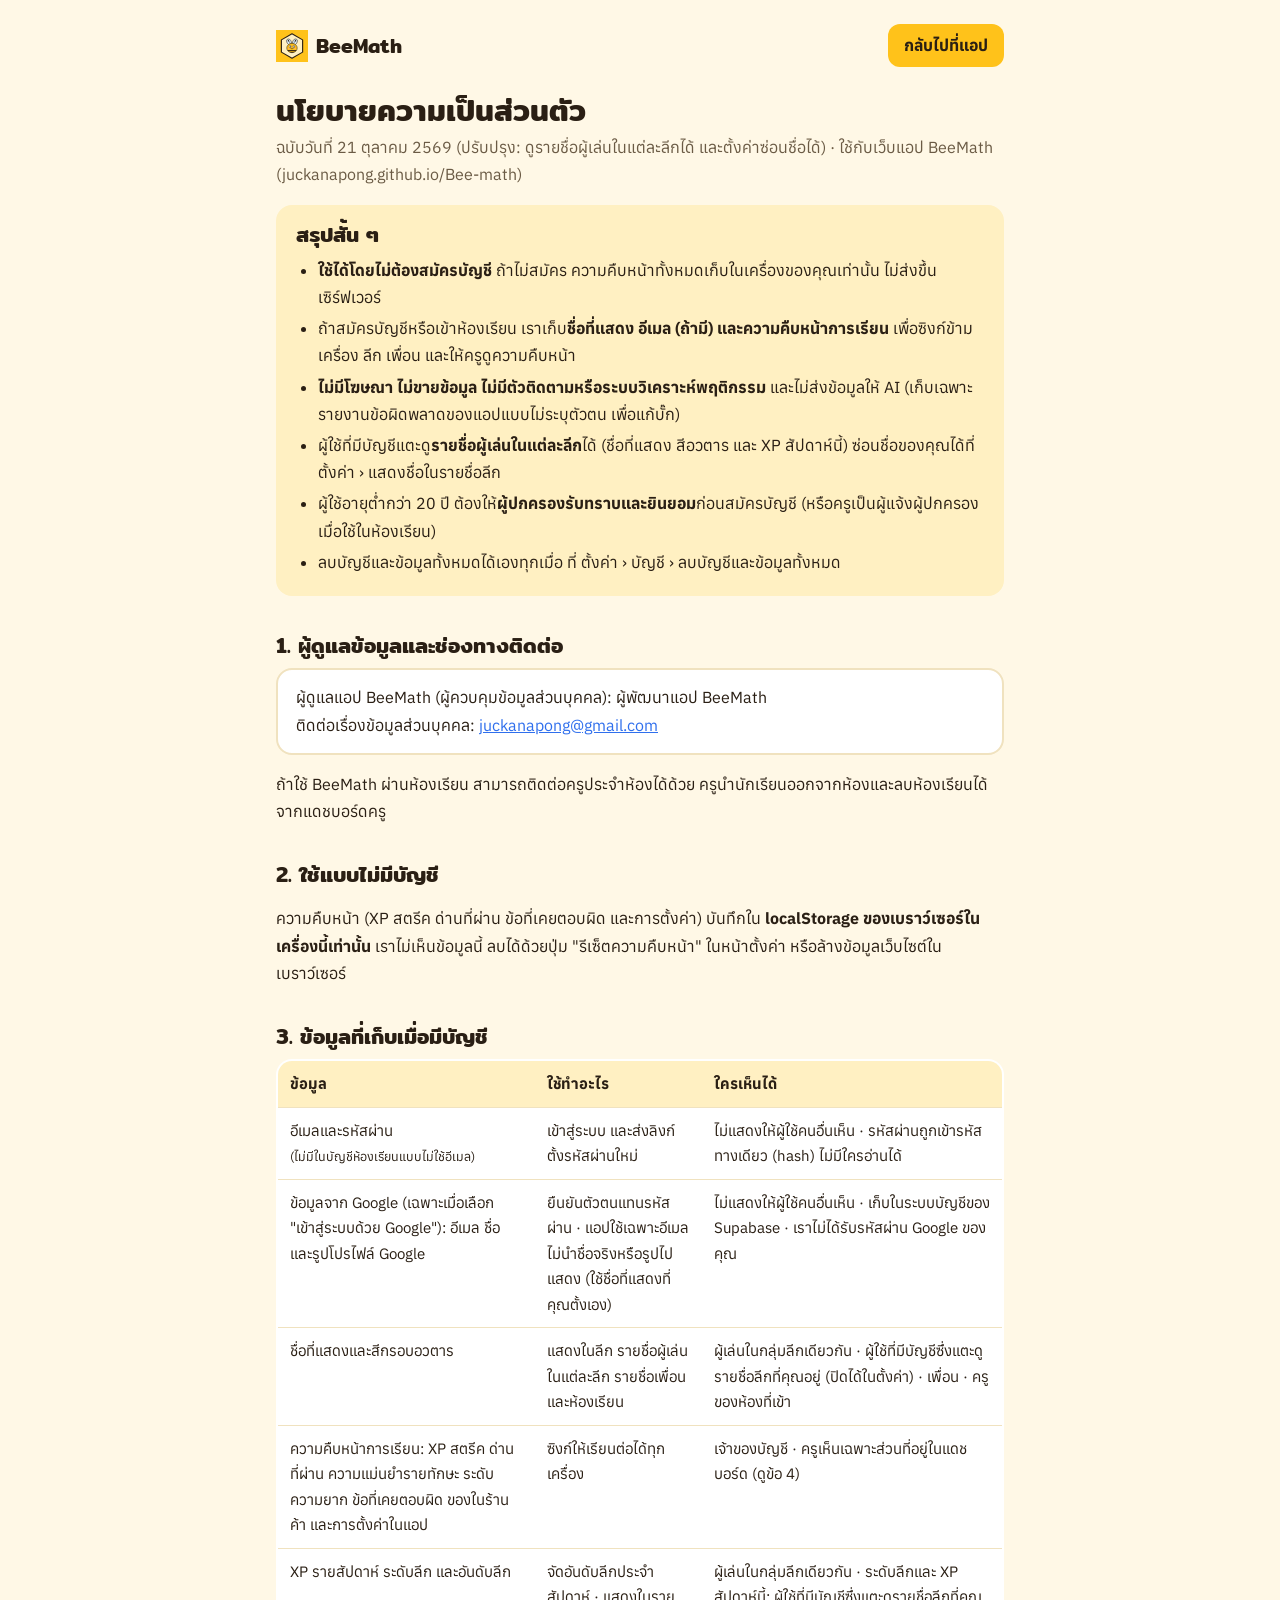
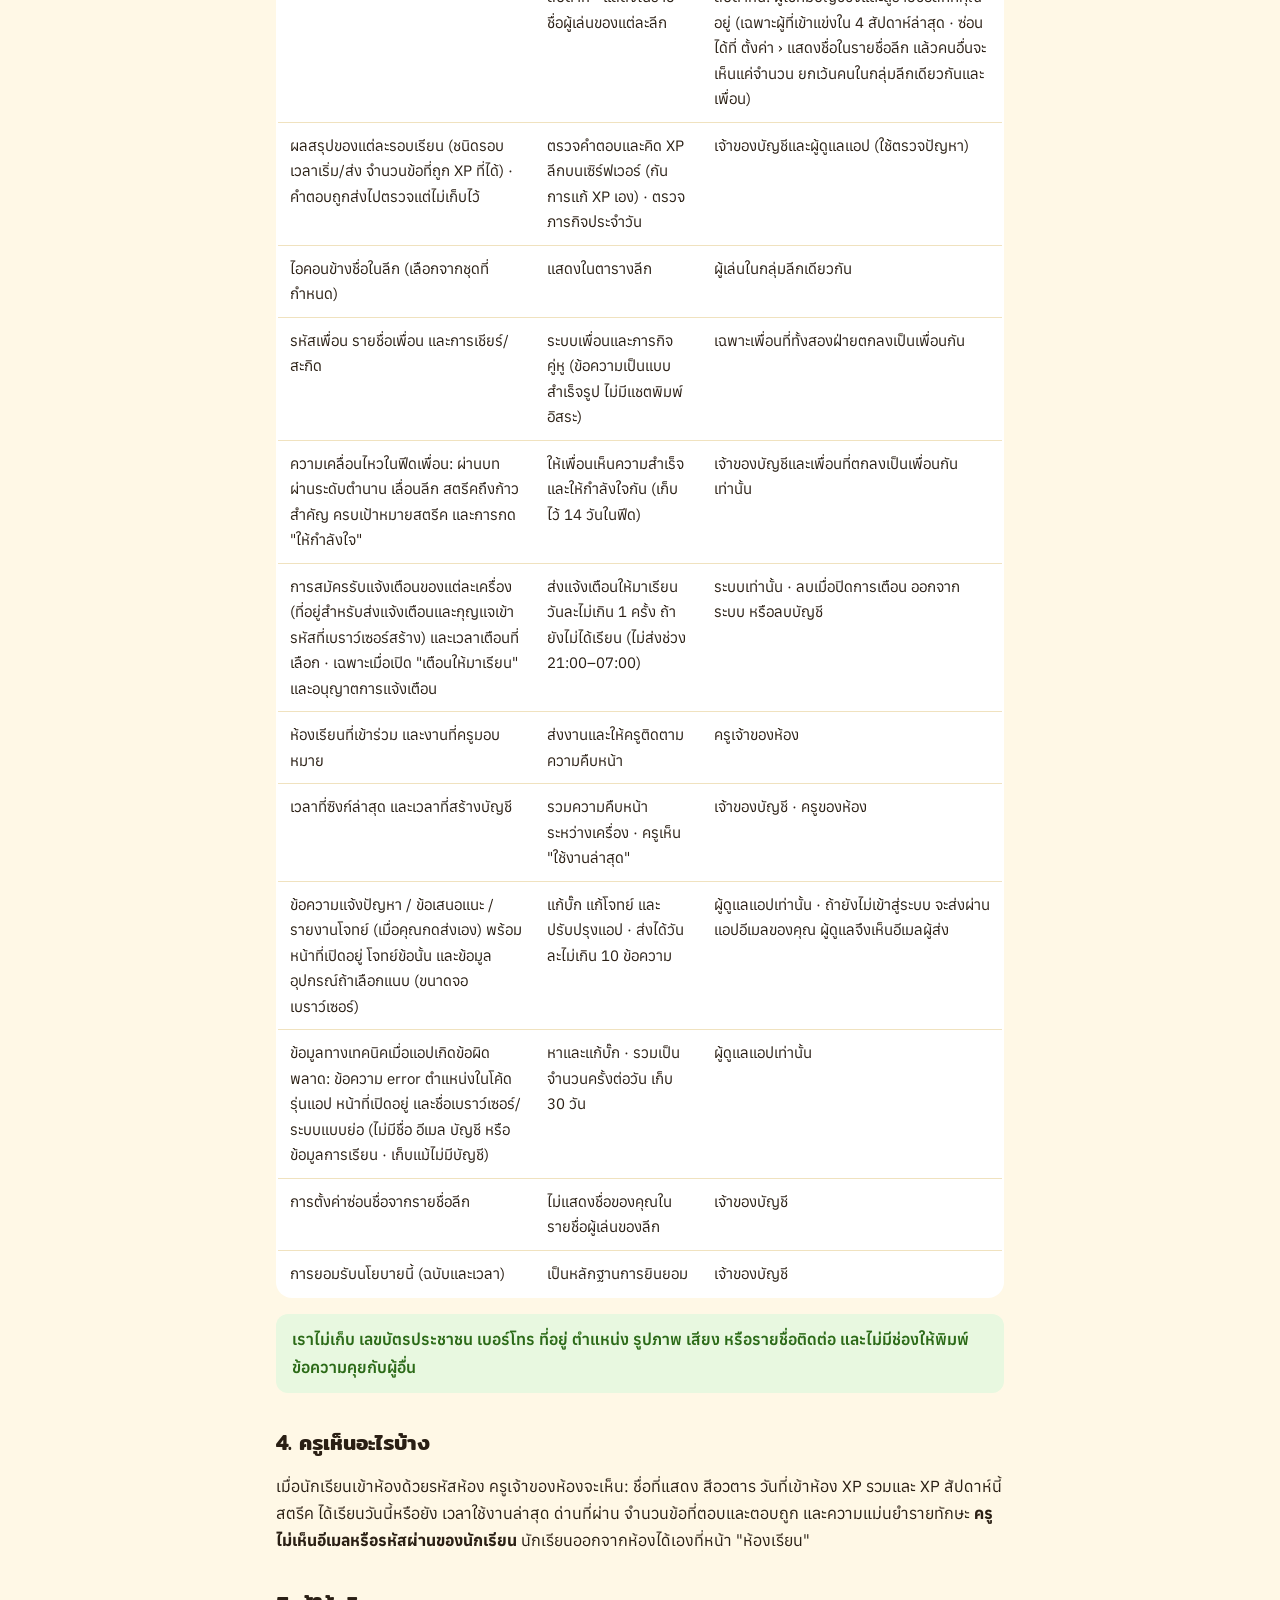
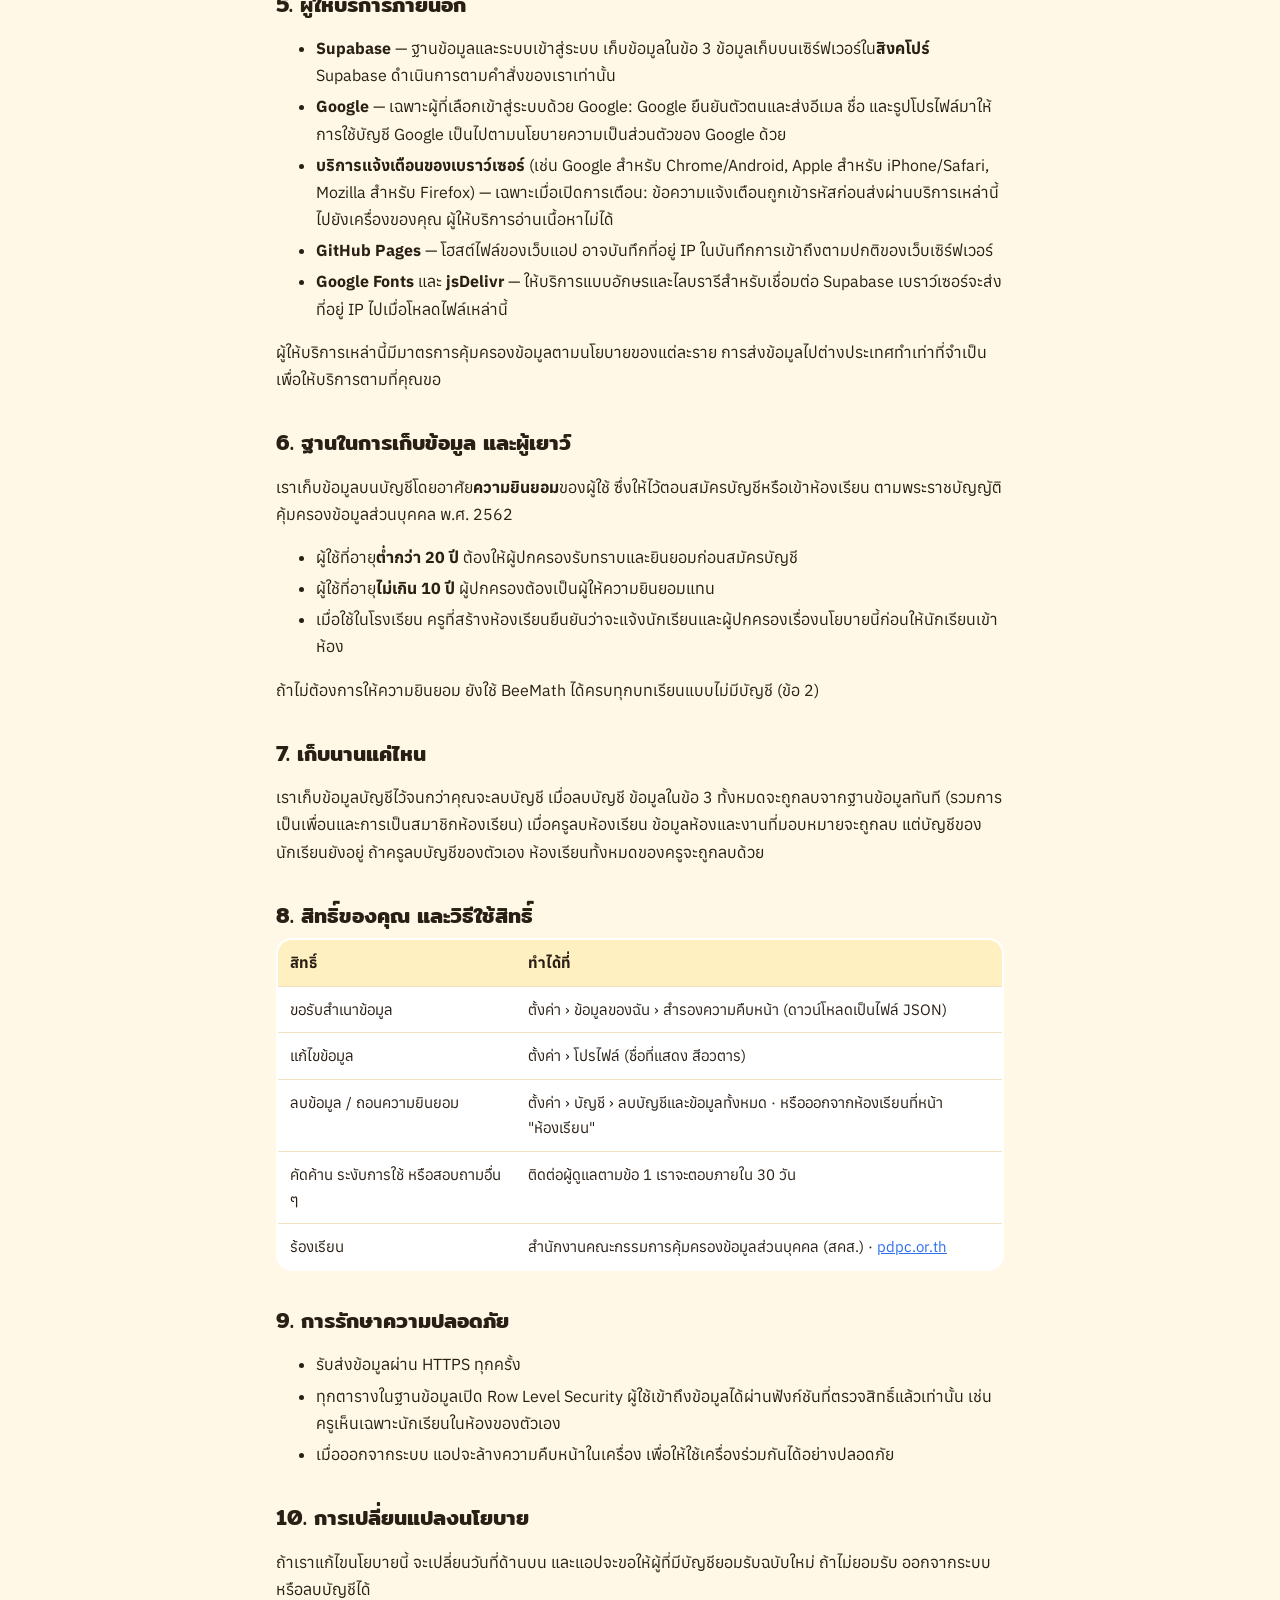
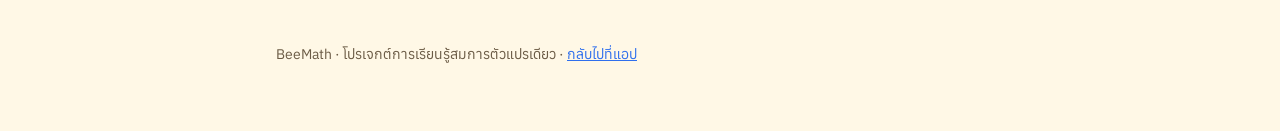
<file: privacy.html>
<!doctype html>
<html lang="th">
<head>
<meta charset="utf-8">
<meta name="viewport" content="width=device-width, initial-scale=1">
<meta property="og:title" content="นโยบายความเป็นส่วนตัว · BeeMath">
  <meta property="og:image" content="https://juckanapong.github.io/Bee-math/icons/og.png">
  <title>นโยบายความเป็นส่วนตัว · BeeMath</title>
<meta name="theme-color" content="#FFC21A">
<link rel="icon" href="icons/icon.svg" type="image/svg+xml">
<link href="https://fonts.googleapis.com/css2?family=Mitr:wght@500;600&family=Anuphan:wght@400;500;600;700&display=swap" rel="stylesheet">
<style>
  :root { --bg: #FFF8E6; --card: #FFFFFF; --honey: #FFC21A; --honey-soft: #FFF0C2; --honey-text: #7A4E00; --ink: #2A1F14; --ink-2: #6B5B45; --line: #F0E2BF; --blue: #2F6FED; --green-soft: #E8F8E0; --green-text: #2B6A17; }
  * { box-sizing: border-box; }
  body { margin: 0; background: var(--bg); color: var(--ink); font: 400 16px/1.7 'Anuphan', system-ui, sans-serif; }
  main { max-width: 760px; margin: 0 auto; padding: 24px 16px 64px; }
  .top { display: flex; align-items: center; justify-content: space-between; gap: 12px; margin-bottom: 8px; }
  .brand { display: flex; align-items: center; gap: 8px; font: 600 20px 'Mitr', sans-serif; color: var(--ink); text-decoration: none; }
  .brand img { width: 32px; height: 32px; }
  .back { padding: 8px 16px; border-radius: 12px; background: var(--honey); color: var(--ink); font-weight: 700; text-decoration: none; white-space: nowrap; }
  h1 { font: 600 30px/1.3 'Mitr', sans-serif; margin: 24px 0 4px; }
  h2 { font: 600 21px/1.35 'Mitr', sans-serif; margin: 36px 0 8px; }
  .meta { color: var(--ink-2); margin: 0 0 16px; }
  .summary { padding: 16px 20px; background: var(--honey-soft); border-radius: 16px; }
  .summary h2 { margin-top: 0; }
  .summary ul { margin: 0; padding-left: 22px; }
  .box { padding: 14px 18px; background: var(--card); border: 2px solid var(--line); border-radius: 16px; }
  .note { padding: 12px 16px; background: var(--green-soft); color: var(--green-text); border-radius: 12px; font-weight: 600; }
  .table-wrap { overflow-x: auto; }
  table { width: 100%; min-width: 560px; border-collapse: collapse; background: var(--card); border: 2px solid var(--line); border-radius: 16px; overflow: hidden; font-size: 15px; }
  th, td { padding: 10px 12px; text-align: left; vertical-align: top; border-bottom: 1px solid var(--line); }
  th { background: var(--honey-soft); font-weight: 700; }
  tr:last-child td { border-bottom: 0; }
  a { color: var(--blue); }
  li { margin: 4px 0; }
  footer { margin-top: 40px; color: var(--ink-2); font-size: 14px; }
  @media (max-width: 600px) {
    table { min-width: 0; border: 0; background: none; }
    thead { display: none; }
    tr { display: block; margin-bottom: 10px; background: var(--card); border: 2px solid var(--line); border-radius: 14px; }
    td { display: block; padding: 6px 14px; border: 0; }
    td:first-child { padding-top: 12px; font-weight: 700; }
    td:last-child { padding-bottom: 12px; }
    td[data-label]:not(:first-child)::before { content: attr(data-label); display: block; font-size: 13px; font-weight: 700; color: var(--honey-text); }
  }
  @media print { .back { display: none; } body { background: #fff; } }
</style>
</head>
<body>
<main>
  <div class="top">
    <a class="brand" href="./"><img src="icons/icon.svg" alt="">BeeMath</a>
    <a class="back" href="./">กลับไปที่แอป</a>
  </div>

  <h1>นโยบายความเป็นส่วนตัว</h1>
  <p class="meta">ฉบับวันที่ 21 ตุลาคม 2569 (ปรับปรุง: ดูรายชื่อผู้เล่นในแต่ละลีกได้ และตั้งค่าซ่อนชื่อได้) · ใช้กับเว็บแอป BeeMath (juckanapong.github.io/Bee-math)</p>

  <section class="summary">
    <h2>สรุปสั้น ๆ</h2>
    <ul>
      <li><b>ใช้ได้โดยไม่ต้องสมัครบัญชี</b> ถ้าไม่สมัคร ความคืบหน้าทั้งหมดเก็บในเครื่องของคุณเท่านั้น ไม่ส่งขึ้นเซิร์ฟเวอร์</li>
      <li>ถ้าสมัครบัญชีหรือเข้าห้องเรียน เราเก็บ<b>ชื่อที่แสดง อีเมล (ถ้ามี) และความคืบหน้าการเรียน</b> เพื่อซิงก์ข้ามเครื่อง ลีก เพื่อน และให้ครูดูความคืบหน้า</li>
      <li><b>ไม่มีโฆษณา ไม่ขายข้อมูล ไม่มีตัวติดตามหรือระบบวิเคราะห์พฤติกรรม</b> และไม่ส่งข้อมูลให้ AI (เก็บเฉพาะรายงานข้อผิดพลาดของแอปแบบไม่ระบุตัวตน เพื่อแก้บั๊ก)</li>
      <li>ผู้ใช้ที่มีบัญชีแตะดู<b>รายชื่อผู้เล่นในแต่ละลีก</b>ได้ (ชื่อที่แสดง สีอวตาร และ XP สัปดาห์นี้) ซ่อนชื่อของคุณได้ที่ ตั้งค่า › แสดงชื่อในรายชื่อลีก</li>
      <li>ผู้ใช้อายุต่ำกว่า 20 ปี ต้องให้<b>ผู้ปกครองรับทราบและยินยอม</b>ก่อนสมัครบัญชี (หรือครูเป็นผู้แจ้งผู้ปกครองเมื่อใช้ในห้องเรียน)</li>
      <li>ลบบัญชีและข้อมูลทั้งหมดได้เองทุกเมื่อ ที่ ตั้งค่า › บัญชี › ลบบัญชีและข้อมูลทั้งหมด</li>
    </ul>
  </section>

  <h2>1. ผู้ดูแลข้อมูลและช่องทางติดต่อ</h2>
  <div class="box">
    <p style="margin:0">ผู้ดูแลแอป BeeMath (ผู้ควบคุมข้อมูลส่วนบุคคล): ผู้พัฒนาแอป BeeMath<br>
    ติดต่อเรื่องข้อมูลส่วนบุคคล: <a href="mailto:juckanapong@gmail.com">juckanapong@gmail.com</a></p>
  </div>
  <p>ถ้าใช้ BeeMath ผ่านห้องเรียน สามารถติดต่อครูประจำห้องได้ด้วย ครูนำนักเรียนออกจากห้องและลบห้องเรียนได้จากแดชบอร์ดครู</p>

  <h2>2. ใช้แบบไม่มีบัญชี</h2>
  <p>ความคืบหน้า (XP สตรีค ด่านที่ผ่าน ข้อที่เคยตอบผิด และการตั้งค่า) บันทึกใน <b>localStorage ของเบราว์เซอร์ในเครื่องนี้เท่านั้น</b> เราไม่เห็นข้อมูลนี้ ลบได้ด้วยปุ่ม "รีเซ็ตความคืบหน้า" ในหน้าตั้งค่า หรือล้างข้อมูลเว็บไซต์ในเบราว์เซอร์</p>

  <h2>3. ข้อมูลที่เก็บเมื่อมีบัญชี</h2>
  <div class="table-wrap"><table>
    <thead><tr><th>ข้อมูล</th><th>ใช้ทำอะไร</th><th>ใครเห็นได้</th></tr></thead>
    <tbody>
      <tr><td>อีเมลและรหัสผ่าน<br><small>(ไม่มีในบัญชีห้องเรียนแบบไม่ใช้อีเมล)</small></td><td>เข้าสู่ระบบ และส่งลิงก์ตั้งรหัสผ่านใหม่</td><td>ไม่แสดงให้ผู้ใช้คนอื่นเห็น · รหัสผ่านถูกเข้ารหัสทางเดียว (hash) ไม่มีใครอ่านได้</td></tr>
      <tr><td>ข้อมูลจาก Google (เฉพาะเมื่อเลือก "เข้าสู่ระบบด้วย Google"): อีเมล ชื่อ และรูปโปรไฟล์ Google</td><td>ยืนยันตัวตนแทนรหัสผ่าน · แอปใช้เฉพาะอีเมล ไม่นำชื่อจริงหรือรูปไปแสดง (ใช้ชื่อที่แสดงที่คุณตั้งเอง)</td><td>ไม่แสดงให้ผู้ใช้คนอื่นเห็น · เก็บในระบบบัญชีของ Supabase · เราไม่ได้รับรหัสผ่าน Google ของคุณ</td></tr>
      <tr><td>ชื่อที่แสดงและสีกรอบอวตาร</td><td>แสดงในลีก รายชื่อผู้เล่นในแต่ละลีก รายชื่อเพื่อน และห้องเรียน</td><td>ผู้เล่นในกลุ่มลีกเดียวกัน · ผู้ใช้ที่มีบัญชีซึ่งแตะดูรายชื่อลีกที่คุณอยู่ (ปิดได้ในตั้งค่า) · เพื่อน · ครูของห้องที่เข้า</td></tr>
      <tr><td>ความคืบหน้าการเรียน: XP สตรีค ด่านที่ผ่าน ความแม่นยำรายทักษะ ระดับความยาก ข้อที่เคยตอบผิด ของในร้านค้า และการตั้งค่าในแอป</td><td>ซิงก์ให้เรียนต่อได้ทุกเครื่อง</td><td>เจ้าของบัญชี · ครูเห็นเฉพาะส่วนที่อยู่ในแดชบอร์ด (ดูข้อ 4)</td></tr>
      <tr><td>XP รายสัปดาห์ ระดับลีก และอันดับลีก</td><td>จัดอันดับลีกประจำสัปดาห์ · แสดงในรายชื่อผู้เล่นของแต่ละลีก</td><td>ผู้เล่นในกลุ่มลีกเดียวกัน · ระดับลีกและ XP สัปดาห์นี้: ผู้ใช้ที่มีบัญชีซึ่งแตะดูรายชื่อลีกที่คุณอยู่ (เฉพาะผู้ที่เข้าแข่งใน 4 สัปดาห์ล่าสุด · ซ่อนได้ที่ ตั้งค่า › แสดงชื่อในรายชื่อลีก แล้วคนอื่นจะเห็นแค่จำนวน ยกเว้นคนในกลุ่มลีกเดียวกันและเพื่อน)</td></tr>
      <tr><td>ผลสรุปของแต่ละรอบเรียน (ชนิดรอบ เวลาเริ่ม/ส่ง จำนวนข้อที่ถูก XP ที่ได้) · คำตอบถูกส่งไปตรวจแต่ไม่เก็บไว้</td><td>ตรวจคำตอบและคิด XP ลีกบนเซิร์ฟเวอร์ (กันการแก้ XP เอง) · ตรวจภารกิจประจำวัน</td><td>เจ้าของบัญชีและผู้ดูแลแอป (ใช้ตรวจปัญหา)</td></tr>
      <tr><td>ไอคอนข้างชื่อในลีก (เลือกจากชุดที่กำหนด)</td><td>แสดงในตารางลีก</td><td>ผู้เล่นในกลุ่มลีกเดียวกัน</td></tr>
      <tr><td>รหัสเพื่อน รายชื่อเพื่อน และการเชียร์/สะกิด</td><td>ระบบเพื่อนและภารกิจคู่หู (ข้อความเป็นแบบสำเร็จรูป ไม่มีแชตพิมพ์อิสระ)</td><td>เฉพาะเพื่อนที่ทั้งสองฝ่ายตกลงเป็นเพื่อนกัน</td></tr>
      <tr><td>ความเคลื่อนไหวในฟีดเพื่อน: ผ่านบท ผ่านระดับตำนาน เลื่อนลีก สตรีคถึงก้าวสำคัญ ครบเป้าหมายสตรีค และการกด "ให้กำลังใจ"</td><td>ให้เพื่อนเห็นความสำเร็จและให้กำลังใจกัน (เก็บไว้ 14 วันในฟีด)</td><td>เจ้าของบัญชีและเพื่อนที่ตกลงเป็นเพื่อนกันเท่านั้น</td></tr>
      <tr><td>การสมัครรับแจ้งเตือนของแต่ละเครื่อง (ที่อยู่สำหรับส่งแจ้งเตือนและกุญแจเข้ารหัสที่เบราว์เซอร์สร้าง) และเวลาเตือนที่เลือก · เฉพาะเมื่อเปิด "เตือนให้มาเรียน" และอนุญาตการแจ้งเตือน</td><td>ส่งแจ้งเตือนให้มาเรียนวันละไม่เกิน 1 ครั้ง ถ้ายังไม่ได้เรียน (ไม่ส่งช่วง 21:00–07:00)</td><td>ระบบเท่านั้น · ลบเมื่อปิดการเตือน ออกจากระบบ หรือลบบัญชี</td></tr>
      <tr><td>ห้องเรียนที่เข้าร่วม และงานที่ครูมอบหมาย</td><td>ส่งงานและให้ครูติดตามความคืบหน้า</td><td>ครูเจ้าของห้อง</td></tr>
      <tr><td>เวลาที่ซิงก์ล่าสุด และเวลาที่สร้างบัญชี</td><td>รวมความคืบหน้าระหว่างเครื่อง · ครูเห็น "ใช้งานล่าสุด"</td><td>เจ้าของบัญชี · ครูของห้อง</td></tr>
      <tr><td>ข้อความแจ้งปัญหา / ข้อเสนอแนะ / รายงานโจทย์ (เมื่อคุณกดส่งเอง) พร้อมหน้าที่เปิดอยู่ โจทย์ข้อนั้น และข้อมูลอุปกรณ์ถ้าเลือกแนบ (ขนาดจอ เบราว์เซอร์)</td><td>แก้บั๊ก แก้โจทย์ และปรับปรุงแอป · ส่งได้วันละไม่เกิน 10 ข้อความ</td><td>ผู้ดูแลแอปเท่านั้น · ถ้ายังไม่เข้าสู่ระบบ จะส่งผ่านแอปอีเมลของคุณ ผู้ดูแลจึงเห็นอีเมลผู้ส่ง</td></tr>
      <tr><td>ข้อมูลทางเทคนิคเมื่อแอปเกิดข้อผิดพลาด: ข้อความ error ตำแหน่งในโค้ด รุ่นแอป หน้าที่เปิดอยู่ และชื่อเบราว์เซอร์/ระบบแบบย่อ (ไม่มีชื่อ อีเมล บัญชี หรือข้อมูลการเรียน · เก็บแม้ไม่มีบัญชี)</td><td>หาและแก้บั๊ก · รวมเป็นจำนวนครั้งต่อวัน เก็บ 30 วัน</td><td>ผู้ดูแลแอปเท่านั้น</td></tr>
      <tr><td>การตั้งค่าซ่อนชื่อจากรายชื่อลีก</td><td>ไม่แสดงชื่อของคุณในรายชื่อผู้เล่นของลีก</td><td>เจ้าของบัญชี</td></tr>
      <tr><td>การยอมรับนโยบายนี้ (ฉบับและเวลา)</td><td>เป็นหลักฐานการยินยอม</td><td>เจ้าของบัญชี</td></tr>
    </tbody>
  </table></div>
  <p class="note">เราไม่เก็บ เลขบัตรประชาชน เบอร์โทร ที่อยู่ ตำแหน่ง รูปภาพ เสียง หรือรายชื่อติดต่อ และไม่มีช่องให้พิมพ์ข้อความคุยกับผู้อื่น</p>

  <h2>4. ครูเห็นอะไรบ้าง</h2>
  <p>เมื่อนักเรียนเข้าห้องด้วยรหัสห้อง ครูเจ้าของห้องจะเห็น: ชื่อที่แสดง สีอวตาร วันที่เข้าห้อง XP รวมและ XP สัปดาห์นี้ สตรีค ได้เรียนวันนี้หรือยัง เวลาใช้งานล่าสุด ด่านที่ผ่าน จำนวนข้อที่ตอบและตอบถูก และความแม่นยำรายทักษะ <b>ครูไม่เห็นอีเมลหรือรหัสผ่านของนักเรียน</b> นักเรียนออกจากห้องได้เองที่หน้า "ห้องเรียน"</p>

  <h2>5. ผู้ให้บริการภายนอก</h2>
  <ul>
    <li><b>Supabase</b> — ฐานข้อมูลและระบบเข้าสู่ระบบ เก็บข้อมูลในข้อ 3 ข้อมูลเก็บบนเซิร์ฟเวอร์ใน<b>สิงคโปร์</b> Supabase ดำเนินการตามคำสั่งของเราเท่านั้น</li>
    <li><b>Google</b> — เฉพาะผู้ที่เลือกเข้าสู่ระบบด้วย Google: Google ยืนยันตัวตนและส่งอีเมล ชื่อ และรูปโปรไฟล์มาให้ การใช้บัญชี Google เป็นไปตามนโยบายความเป็นส่วนตัวของ Google ด้วย</li>
    <li><b>บริการแจ้งเตือนของเบราว์เซอร์</b> (เช่น Google สำหรับ Chrome/Android, Apple สำหรับ iPhone/Safari, Mozilla สำหรับ Firefox) — เฉพาะเมื่อเปิดการเตือน: ข้อความแจ้งเตือนถูกเข้ารหัสก่อนส่งผ่านบริการเหล่านี้ไปยังเครื่องของคุณ ผู้ให้บริการอ่านเนื้อหาไม่ได้</li>
    <li><b>GitHub Pages</b> — โฮสต์ไฟล์ของเว็บแอป อาจบันทึกที่อยู่ IP ในบันทึกการเข้าถึงตามปกติของเว็บเซิร์ฟเวอร์</li>
    <li><b>Google Fonts</b> และ <b>jsDelivr</b> — ให้บริการแบบอักษรและไลบรารีสำหรับเชื่อมต่อ Supabase เบราว์เซอร์จะส่งที่อยู่ IP ไปเมื่อโหลดไฟล์เหล่านี้</li>
  </ul>
  <p>ผู้ให้บริการเหล่านี้มีมาตรการคุ้มครองข้อมูลตามนโยบายของแต่ละราย การส่งข้อมูลไปต่างประเทศทำเท่าที่จำเป็นเพื่อให้บริการตามที่คุณขอ</p>

  <h2>6. ฐานในการเก็บข้อมูล และผู้เยาว์</h2>
  <p>เราเก็บข้อมูลบนบัญชีโดยอาศัย<b>ความยินยอม</b>ของผู้ใช้ ซึ่งให้ไว้ตอนสมัครบัญชีหรือเข้าห้องเรียน ตามพระราชบัญญัติคุ้มครองข้อมูลส่วนบุคคล พ.ศ. 2562</p>
  <ul>
    <li>ผู้ใช้ที่อายุ<b>ต่ำกว่า 20 ปี</b> ต้องให้ผู้ปกครองรับทราบและยินยอมก่อนสมัครบัญชี</li>
    <li>ผู้ใช้ที่อายุ<b>ไม่เกิน 10 ปี</b> ผู้ปกครองต้องเป็นผู้ให้ความยินยอมแทน</li>
    <li>เมื่อใช้ในโรงเรียน ครูที่สร้างห้องเรียนยืนยันว่าจะแจ้งนักเรียนและผู้ปกครองเรื่องนโยบายนี้ก่อนให้นักเรียนเข้าห้อง</li>
  </ul>
  <p>ถ้าไม่ต้องการให้ความยินยอม ยังใช้ BeeMath ได้ครบทุกบทเรียนแบบไม่มีบัญชี (ข้อ 2)</p>

  <h2>7. เก็บนานแค่ไหน</h2>
  <p>เราเก็บข้อมูลบัญชีไว้จนกว่าคุณจะลบบัญชี เมื่อลบบัญชี ข้อมูลในข้อ 3 ทั้งหมดจะถูกลบจากฐานข้อมูลทันที (รวมการเป็นเพื่อนและการเป็นสมาชิกห้องเรียน) เมื่อครูลบห้องเรียน ข้อมูลห้องและงานที่มอบหมายจะถูกลบ แต่บัญชีของนักเรียนยังอยู่ ถ้าครูลบบัญชีของตัวเอง ห้องเรียนทั้งหมดของครูจะถูกลบด้วย</p>

  <h2>8. สิทธิ์ของคุณ และวิธีใช้สิทธิ์</h2>
  <div class="table-wrap"><table>
    <thead><tr><th>สิทธิ์</th><th>ทำได้ที่</th></tr></thead>
    <tbody>
      <tr><td>ขอรับสำเนาข้อมูล</td><td>ตั้งค่า › ข้อมูลของฉัน › สำรองความคืบหน้า (ดาวน์โหลดเป็นไฟล์ JSON)</td></tr>
      <tr><td>แก้ไขข้อมูล</td><td>ตั้งค่า › โปรไฟล์ (ชื่อที่แสดง สีอวตาร)</td></tr>
      <tr><td>ลบข้อมูล / ถอนความยินยอม</td><td>ตั้งค่า › บัญชี › ลบบัญชีและข้อมูลทั้งหมด · หรือออกจากห้องเรียนที่หน้า "ห้องเรียน"</td></tr>
      <tr><td>คัดค้าน ระงับการใช้ หรือสอบถามอื่น ๆ</td><td>ติดต่อผู้ดูแลตามข้อ 1 เราจะตอบภายใน 30 วัน</td></tr>
      <tr><td>ร้องเรียน</td><td>สำนักงานคณะกรรมการคุ้มครองข้อมูลส่วนบุคคล (สคส.) · <a href="https://www.pdpc.or.th" target="_blank" rel="noopener">pdpc.or.th</a></td></tr>
    </tbody>
  </table></div>

  <h2>9. การรักษาความปลอดภัย</h2>
  <ul>
    <li>รับส่งข้อมูลผ่าน HTTPS ทุกครั้ง</li>
    <li>ทุกตารางในฐานข้อมูลเปิด Row Level Security ผู้ใช้เข้าถึงข้อมูลได้ผ่านฟังก์ชันที่ตรวจสิทธิ์แล้วเท่านั้น เช่น ครูเห็นเฉพาะนักเรียนในห้องของตัวเอง</li>
    <li>เมื่อออกจากระบบ แอปจะล้างความคืบหน้าในเครื่อง เพื่อให้ใช้เครื่องร่วมกันได้อย่างปลอดภัย</li>
  </ul>

  <h2>10. การเปลี่ยนแปลงนโยบาย</h2>
  <p>ถ้าเราแก้ไขนโยบายนี้ จะเปลี่ยนวันที่ด้านบน และแอปจะขอให้ผู้ที่มีบัญชียอมรับฉบับใหม่ ถ้าไม่ยอมรับ ออกจากระบบหรือลบบัญชีได้</p>

  <footer>BeeMath · โปรเจกต์การเรียนรู้สมการตัวแปรเดียว · <a href="./">กลับไปที่แอป</a></footer>
</main>
<script>
  // มือถือ: ตารางแสดงเป็นการ์ด ใส่หัวคอลัมน์ให้แต่ละช่อง
  document.querySelectorAll('table').forEach((t) => {
    const heads = [...t.querySelectorAll('th')].map((th) => th.textContent);
    t.querySelectorAll('tbody tr').forEach((tr) => [...tr.children].forEach((td, i) => td.setAttribute('data-label', heads[i])));
  });
</script>
</body>
</html>
</file>
